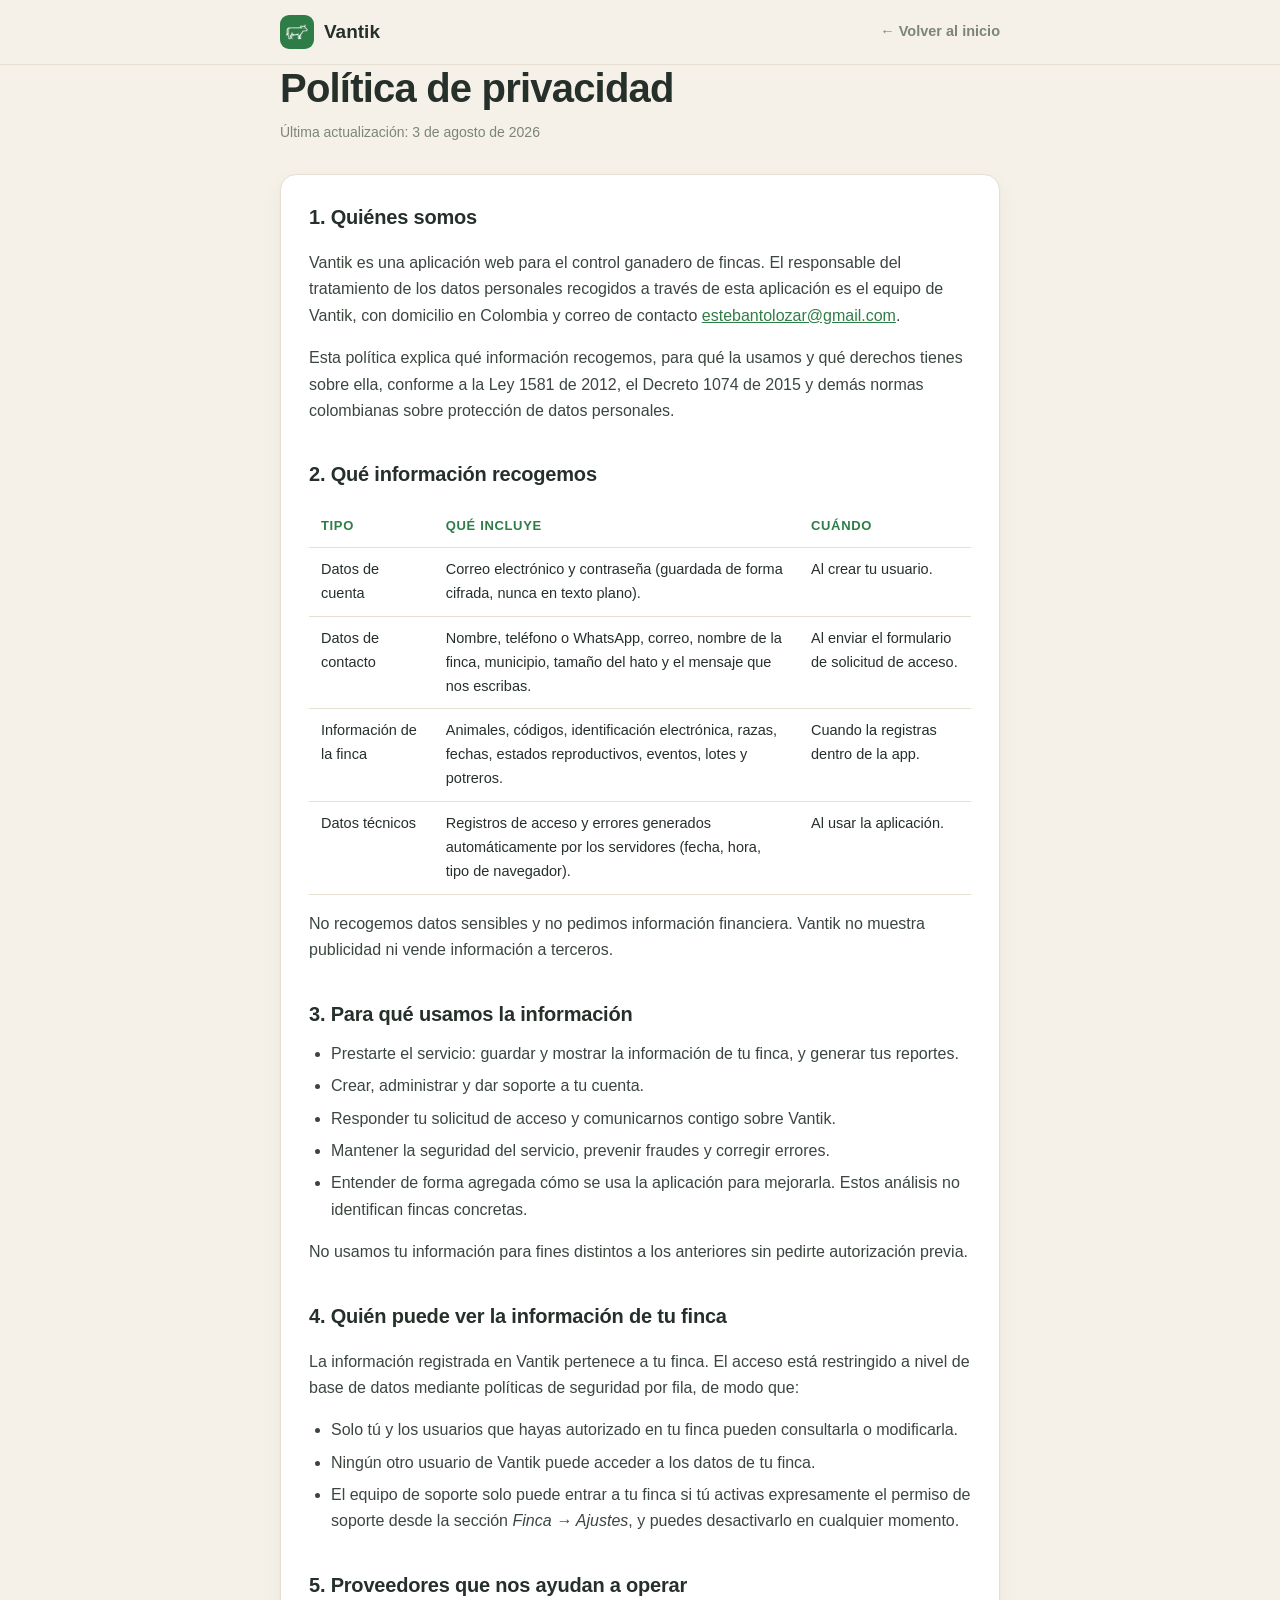
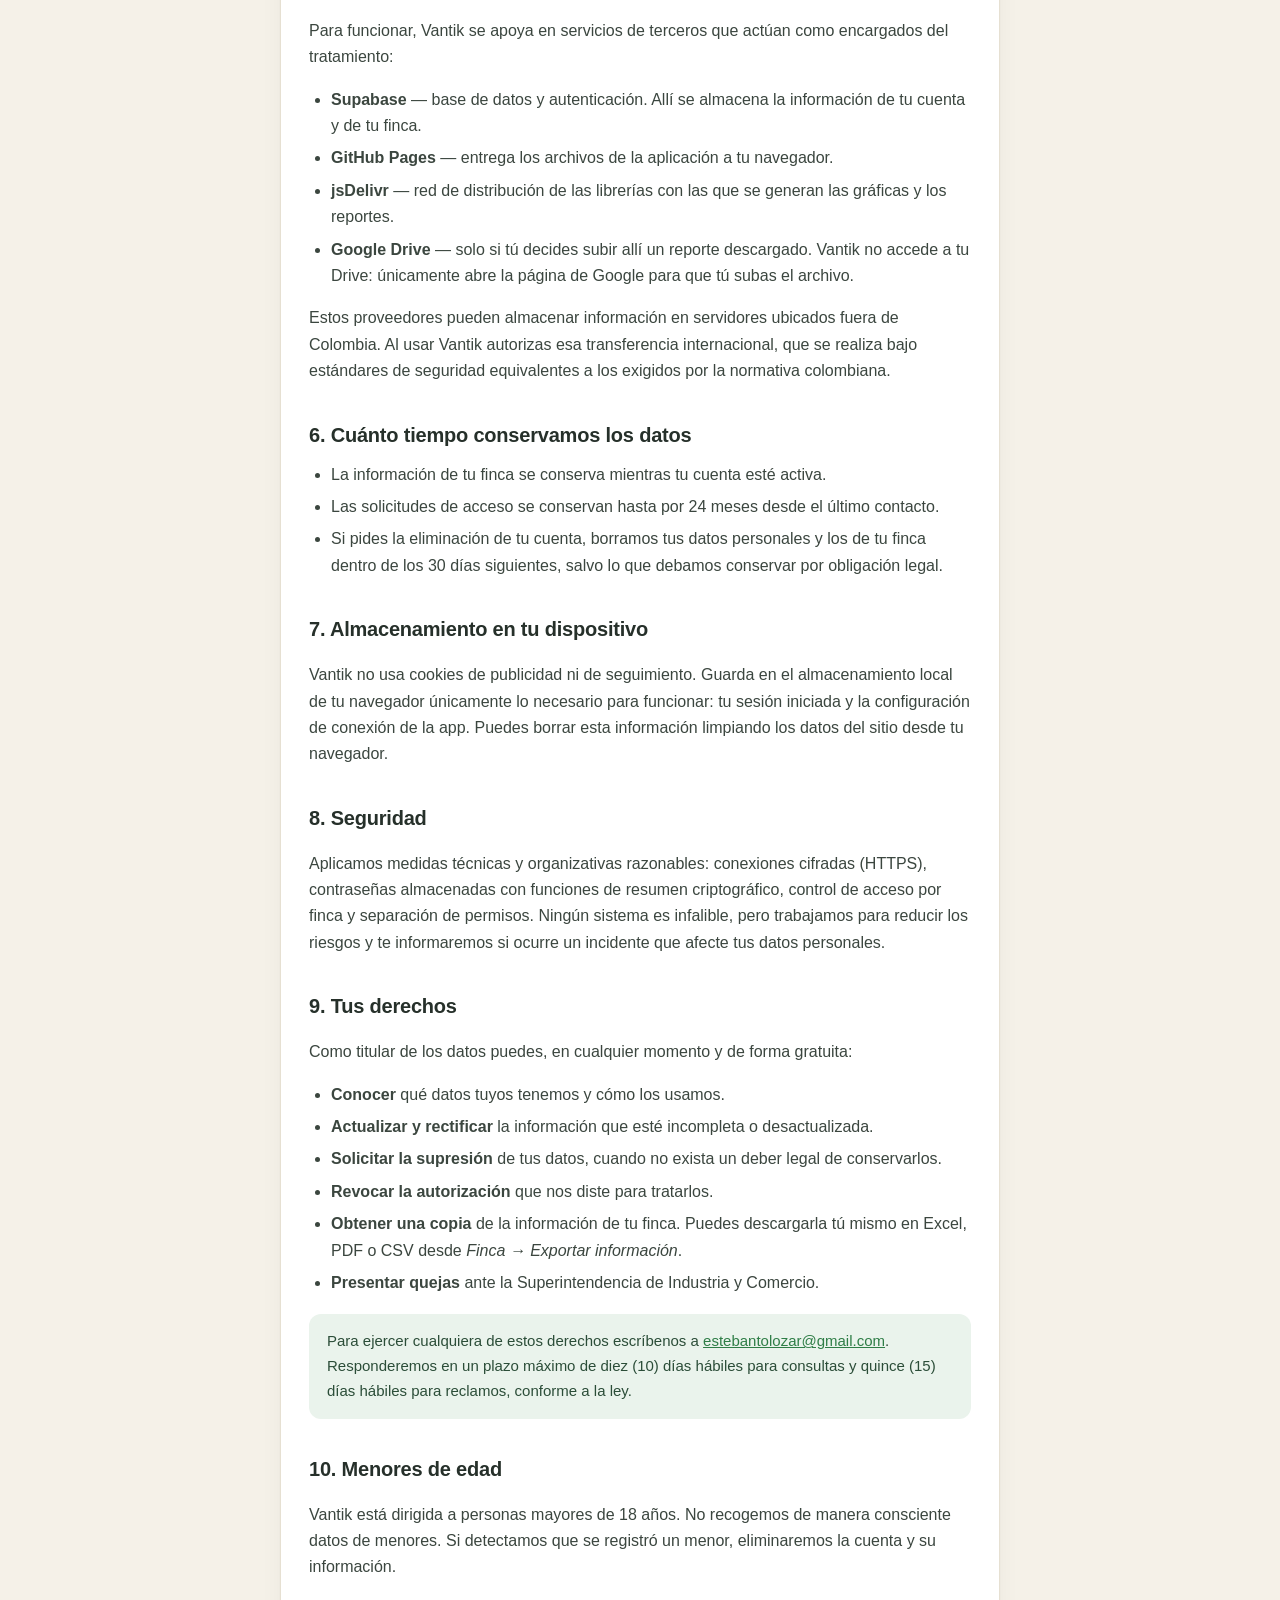
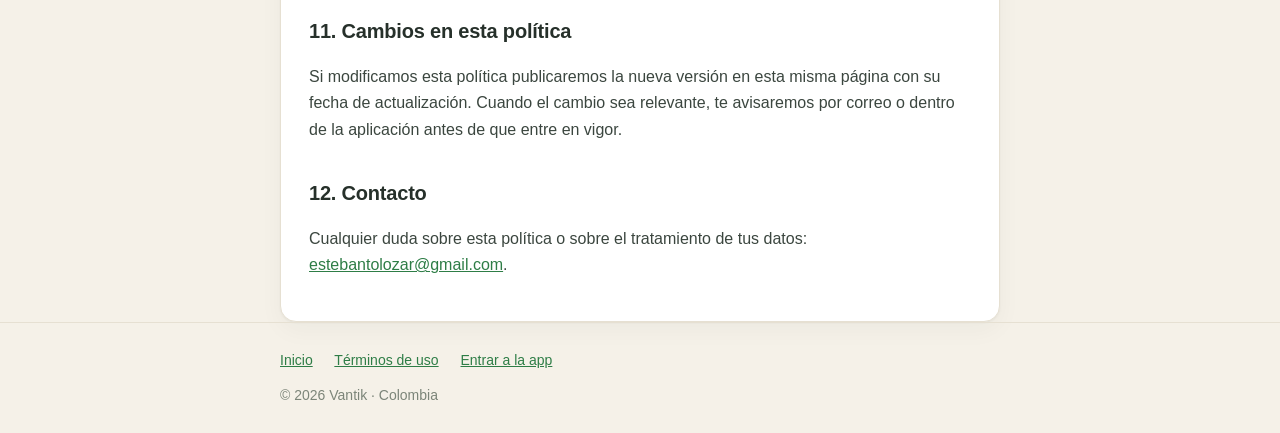
<file: privacidad.html>
<!DOCTYPE html>
<html lang="es">
<head>
<meta charset="utf-8">
<meta name="viewport" content="width=device-width, initial-scale=1, viewport-fit=cover">
<title>Política de privacidad — Vantik</title>
<meta name="description" content="Cómo Vantik trata los datos personales y la información de tu finca.">
<meta name="theme-color" content="#2e7d46">
<link rel="icon" href="icon-192.png">
<style>
  :root{--bg:#f5f1e8;--card:#fff;--ink:#26302a;--muted:#7c8579;--line:#e6e0d2;--brand:#2e7d46;--soft:#eaf3ec}
  *{box-sizing:border-box}
  body{margin:0;font-family:-apple-system,BlinkMacSystemFont,'Segoe UI',Roboto,Helvetica,Arial,sans-serif;
    background:var(--bg);color:var(--ink);font-size:16px;line-height:1.65}
  a{color:var(--brand)}
  .wrap{max-width:760px;margin:0 auto;padding:0 20px}
  header.nav{position:sticky;top:0;z-index:5;background:rgba(245,241,232,.9);
    backdrop-filter:blur(12px);border-bottom:1px solid var(--line)}
  .nav-in{display:flex;align-items:center;justify-content:space-between;height:64px}
  .brand{display:flex;align-items:center;gap:10px;font-weight:800;font-size:19px;color:var(--ink);text-decoration:none}
  .brand img{width:34px;height:34px;border-radius:9px}
  .back{color:var(--muted);font-weight:600;font-size:14.5px;text-decoration:none}
  .back:hover{color:var(--ink)}
  main{padding:46px 0 72px}
  h1{font-size:clamp(28px,4.6vw,40px);line-height:1.15;letter-spacing:-.02em;margin:0;font-weight:800}
  .meta{color:var(--muted);font-size:14px;margin-top:10px}
  .card{background:var(--card);border:1px solid var(--line);border-radius:16px;padding:26px 28px;margin-top:30px;
    box-shadow:0 1px 2px rgba(38,48,42,.05),0 8px 24px rgba(38,48,42,.04)}
  h2{font-size:20px;font-weight:800;letter-spacing:-.01em;margin:34px 0 10px}
  h2:first-child{margin-top:0}
  p,li{color:#3b463f}
  ul{padding-left:22px;margin:10px 0}
  li{margin:6px 0}
  .tip{background:var(--soft);border-radius:12px;padding:15px 18px;margin:18px 0;font-size:15px;color:#2b4d38}
  table{width:100%;border-collapse:collapse;margin:14px 0;font-size:14.5px}
  th,td{text-align:left;padding:10px 12px;border-bottom:1px solid var(--line);vertical-align:top}
  th{color:var(--brand);font-size:13px;text-transform:uppercase;letter-spacing:.05em}
  footer{border-top:1px solid var(--line);padding:26px 0;color:var(--muted);font-size:14px}
  footer a{margin-right:18px}
</style>
</head>
<body>
<header class="nav">
  <div class="wrap nav-in">
    <a class="brand" href="index.html"><img src="icon-192.png" alt=""><span>Vantik</span></a>
    <a class="back" href="index.html">← Volver al inicio</a>
  </div>
</header>

<main class="wrap">
  <h1>Política de privacidad</h1>
  <p class="meta">Última actualización: 3 de agosto de 2026</p>

  <div class="card">
    <h2>1. Quiénes somos</h2>
    <p>Vantik es una aplicación web para el control ganadero de fincas. El responsable del tratamiento de los datos
      personales recogidos a través de esta aplicación es el equipo de Vantik, con domicilio en Colombia y correo de
      contacto <a href="mailto:estebantolozar@gmail.com">estebantolozar@gmail.com</a>.</p>
    <p>Esta política explica qué información recogemos, para qué la usamos y qué derechos tienes sobre ella,
      conforme a la Ley 1581 de 2012, el Decreto 1074 de 2015 y demás normas colombianas sobre protección de datos personales.</p>

    <h2>2. Qué información recogemos</h2>
    <table>
      <tr><th>Tipo</th><th>Qué incluye</th><th>Cuándo</th></tr>
      <tr>
        <td>Datos de cuenta</td>
        <td>Correo electrónico y contraseña (guardada de forma cifrada, nunca en texto plano).</td>
        <td>Al crear tu usuario.</td>
      </tr>
      <tr>
        <td>Datos de contacto</td>
        <td>Nombre, teléfono o WhatsApp, correo, nombre de la finca, municipio, tamaño del hato y el mensaje que nos escribas.</td>
        <td>Al enviar el formulario de solicitud de acceso.</td>
      </tr>
      <tr>
        <td>Información de la finca</td>
        <td>Animales, códigos, identificación electrónica, razas, fechas, estados reproductivos, eventos, lotes y potreros.</td>
        <td>Cuando la registras dentro de la app.</td>
      </tr>
      <tr>
        <td>Datos técnicos</td>
        <td>Registros de acceso y errores generados automáticamente por los servidores (fecha, hora, tipo de navegador).</td>
        <td>Al usar la aplicación.</td>
      </tr>
    </table>
    <p>No recogemos datos sensibles y no pedimos información financiera. Vantik no muestra publicidad
      ni vende información a terceros.</p>

    <h2>3. Para qué usamos la información</h2>
    <ul>
      <li>Prestarte el servicio: guardar y mostrar la información de tu finca, y generar tus reportes.</li>
      <li>Crear, administrar y dar soporte a tu cuenta.</li>
      <li>Responder tu solicitud de acceso y comunicarnos contigo sobre Vantik.</li>
      <li>Mantener la seguridad del servicio, prevenir fraudes y corregir errores.</li>
      <li>Entender de forma agregada cómo se usa la aplicación para mejorarla. Estos análisis no identifican fincas concretas.</li>
    </ul>
    <p>No usamos tu información para fines distintos a los anteriores sin pedirte autorización previa.</p>

    <h2>4. Quién puede ver la información de tu finca</h2>
    <p>La información registrada en Vantik pertenece a tu finca. El acceso está restringido a nivel de base de datos
      mediante políticas de seguridad por fila, de modo que:</p>
    <ul>
      <li>Solo tú y los usuarios que hayas autorizado en tu finca pueden consultarla o modificarla.</li>
      <li>Ningún otro usuario de Vantik puede acceder a los datos de tu finca.</li>
      <li>El equipo de soporte solo puede entrar a tu finca si tú activas expresamente el permiso de soporte desde
        la sección <em>Finca → Ajustes</em>, y puedes desactivarlo en cualquier momento.</li>
    </ul>

    <h2>5. Proveedores que nos ayudan a operar</h2>
    <p>Para funcionar, Vantik se apoya en servicios de terceros que actúan como encargados del tratamiento:</p>
    <ul>
      <li><b>Supabase</b> — base de datos y autenticación. Allí se almacena la información de tu cuenta y de tu finca.</li>
      <li><b>GitHub Pages</b> — entrega los archivos de la aplicación a tu navegador.</li>
      <li><b>jsDelivr</b> — red de distribución de las librerías con las que se generan las gráficas y los reportes.</li>
      <li><b>Google Drive</b> — solo si tú decides subir allí un reporte descargado. Vantik no accede a tu Drive:
        únicamente abre la página de Google para que tú subas el archivo.</li>
    </ul>
    <p>Estos proveedores pueden almacenar información en servidores ubicados fuera de Colombia. Al usar Vantik
      autorizas esa transferencia internacional, que se realiza bajo estándares de seguridad equivalentes a los exigidos
      por la normativa colombiana.</p>

    <h2>6. Cuánto tiempo conservamos los datos</h2>
    <ul>
      <li>La información de tu finca se conserva mientras tu cuenta esté activa.</li>
      <li>Las solicitudes de acceso se conservan hasta por 24 meses desde el último contacto.</li>
      <li>Si pides la eliminación de tu cuenta, borramos tus datos personales y los de tu finca dentro de los 30 días
        siguientes, salvo lo que debamos conservar por obligación legal.</li>
    </ul>

    <h2>7. Almacenamiento en tu dispositivo</h2>
    <p>Vantik no usa cookies de publicidad ni de seguimiento. Guarda en el almacenamiento local de tu navegador
      únicamente lo necesario para funcionar: tu sesión iniciada y la configuración de conexión de la app.
      Puedes borrar esta información limpiando los datos del sitio desde tu navegador.</p>

    <h2>8. Seguridad</h2>
    <p>Aplicamos medidas técnicas y organizativas razonables: conexiones cifradas (HTTPS), contraseñas almacenadas
      con funciones de resumen criptográfico, control de acceso por finca y separación de permisos. Ningún sistema es
      infalible, pero trabajamos para reducir los riesgos y te informaremos si ocurre un incidente que afecte
      tus datos personales.</p>

    <h2>9. Tus derechos</h2>
    <p>Como titular de los datos puedes, en cualquier momento y de forma gratuita:</p>
    <ul>
      <li><b>Conocer</b> qué datos tuyos tenemos y cómo los usamos.</li>
      <li><b>Actualizar y rectificar</b> la información que esté incompleta o desactualizada.</li>
      <li><b>Solicitar la supresión</b> de tus datos, cuando no exista un deber legal de conservarlos.</li>
      <li><b>Revocar la autorización</b> que nos diste para tratarlos.</li>
      <li><b>Obtener una copia</b> de la información de tu finca. Puedes descargarla tú mismo en Excel, PDF o CSV
        desde <em>Finca → Exportar información</em>.</li>
      <li><b>Presentar quejas</b> ante la Superintendencia de Industria y Comercio.</li>
    </ul>
    <div class="tip">Para ejercer cualquiera de estos derechos escríbenos a
      <a href="mailto:estebantolozar@gmail.com">estebantolozar@gmail.com</a>. Responderemos en un plazo máximo de
      diez (10) días hábiles para consultas y quince (15) días hábiles para reclamos, conforme a la ley.</div>

    <h2>10. Menores de edad</h2>
    <p>Vantik está dirigida a personas mayores de 18 años. No recogemos de manera consciente datos de menores.
      Si detectamos que se registró un menor, eliminaremos la cuenta y su información.</p>

    <h2>11. Cambios en esta política</h2>
    <p>Si modificamos esta política publicaremos la nueva versión en esta misma página con su fecha de actualización.
      Cuando el cambio sea relevante, te avisaremos por correo o dentro de la aplicación antes de que entre en vigor.</p>

    <h2>12. Contacto</h2>
    <p>Cualquier duda sobre esta política o sobre el tratamiento de tus datos:
      <a href="mailto:estebantolozar@gmail.com">estebantolozar@gmail.com</a>.</p>
  </div>
</main>

<footer>
  <div class="wrap">
    <a href="index.html">Inicio</a>
    <a href="terminos.html">Términos de uso</a>
    <a href="app.html">Entrar a la app</a>
    <div style="margin-top:12px">© <span id="y">2026</span> Vantik · Colombia</div>
  </div>
</footer>
<script>document.getElementById('y').textContent=new Date().getFullYear();</script>
</body>
</html>
</file>
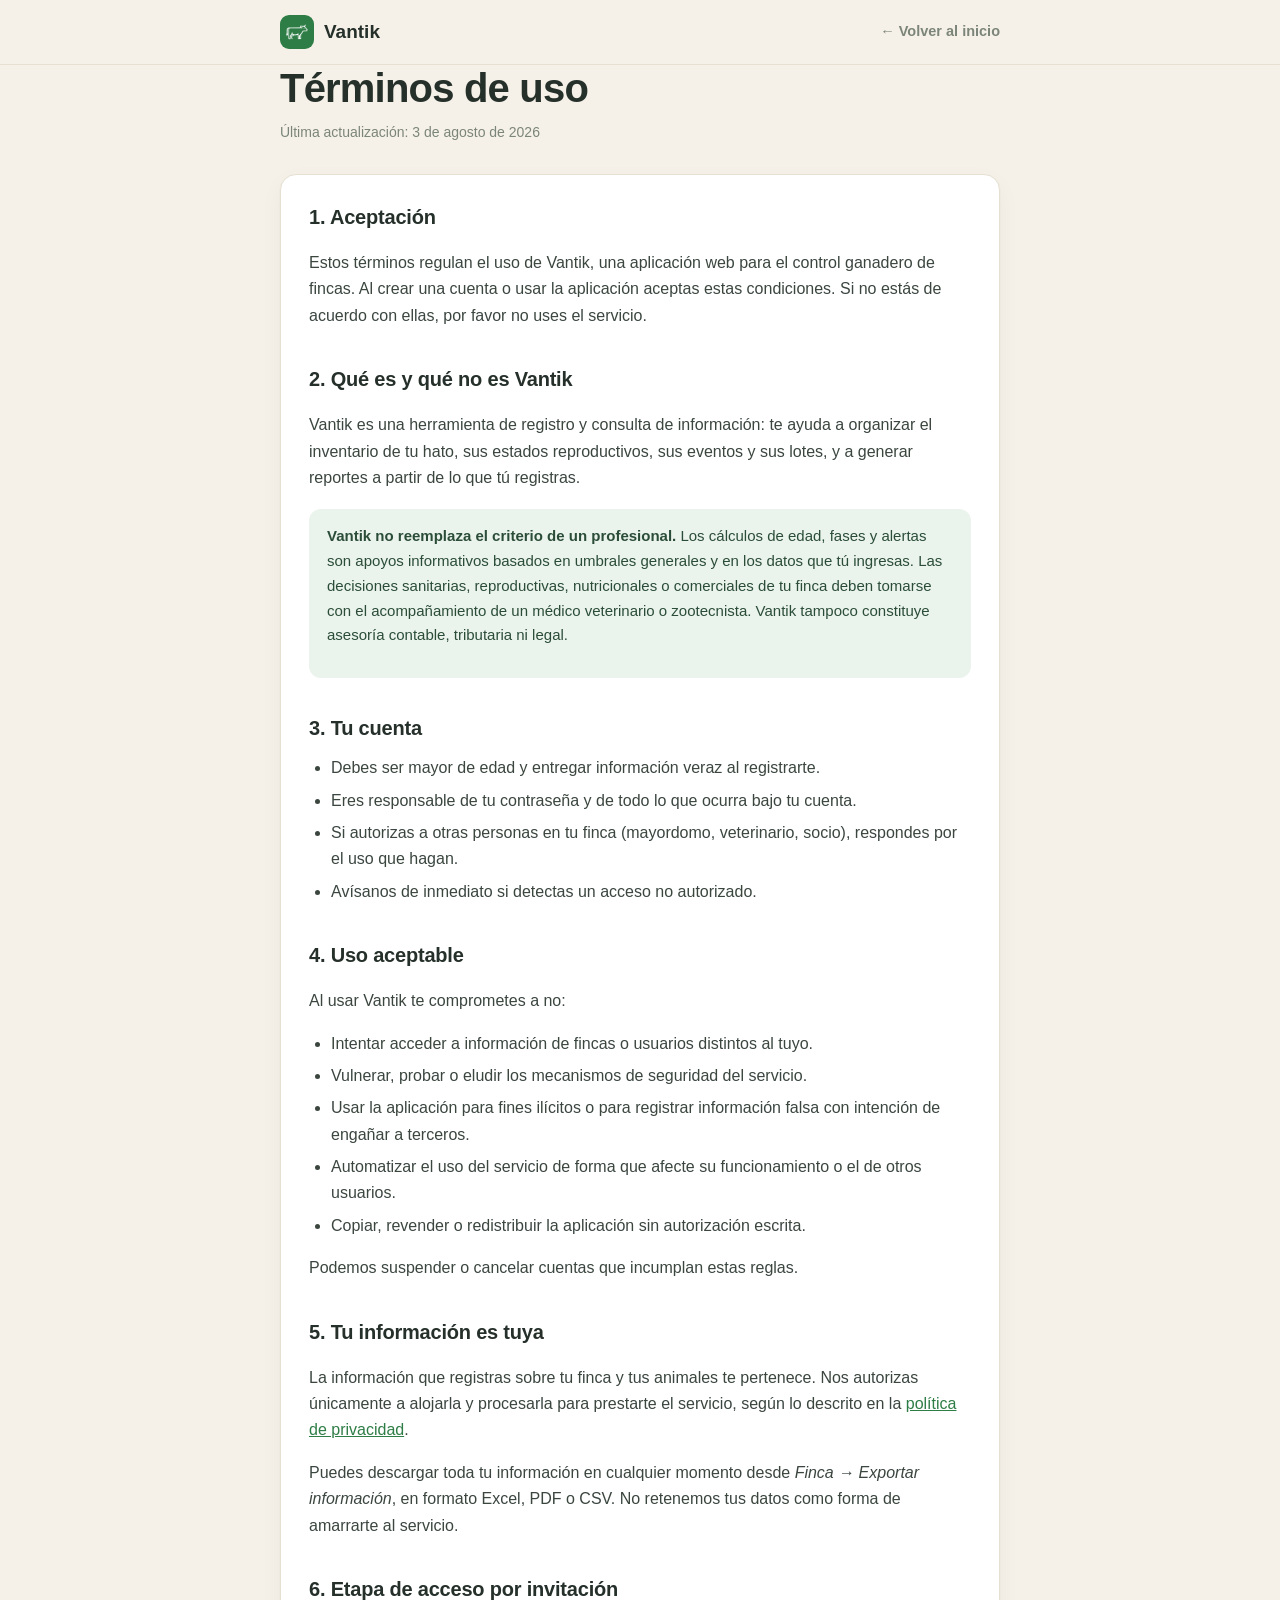
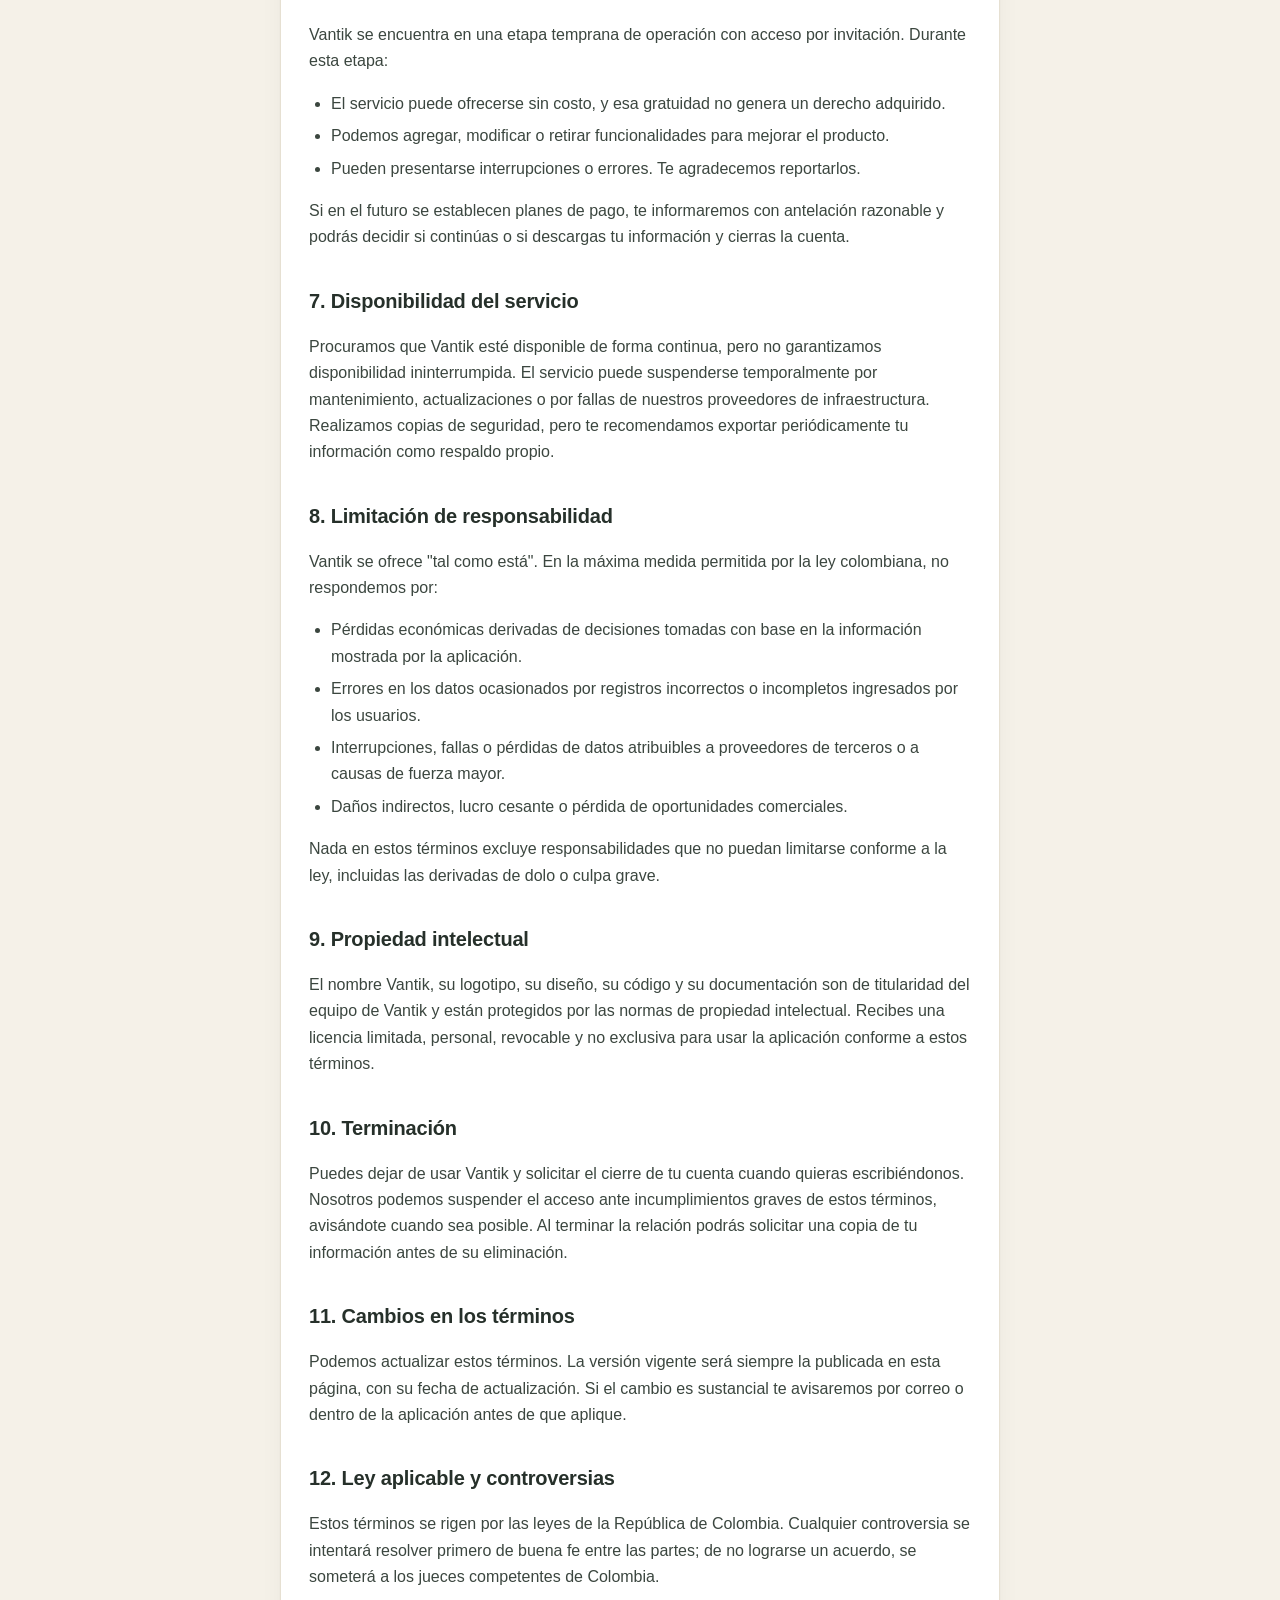
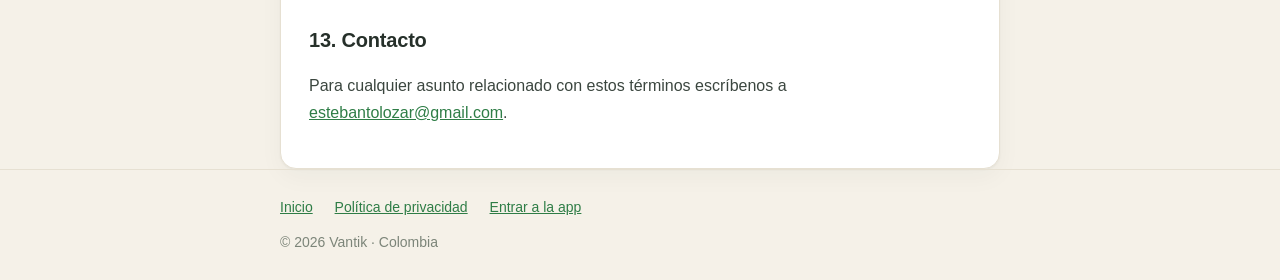
<file: terminos.html>
<!DOCTYPE html>
<html lang="es">
<head>
<meta charset="utf-8">
<meta name="viewport" content="width=device-width, initial-scale=1, viewport-fit=cover">
<title>Términos de uso — Vantik</title>
<meta name="description" content="Condiciones de uso de la aplicación Vantik.">
<meta name="theme-color" content="#2e7d46">
<link rel="icon" href="icon-192.png">
<style>
  :root{--bg:#f5f1e8;--card:#fff;--ink:#26302a;--muted:#7c8579;--line:#e6e0d2;--brand:#2e7d46;--soft:#eaf3ec}
  *{box-sizing:border-box}
  body{margin:0;font-family:-apple-system,BlinkMacSystemFont,'Segoe UI',Roboto,Helvetica,Arial,sans-serif;
    background:var(--bg);color:var(--ink);font-size:16px;line-height:1.65}
  a{color:var(--brand)}
  .wrap{max-width:760px;margin:0 auto;padding:0 20px}
  header.nav{position:sticky;top:0;z-index:5;background:rgba(245,241,232,.9);
    backdrop-filter:blur(12px);border-bottom:1px solid var(--line)}
  .nav-in{display:flex;align-items:center;justify-content:space-between;height:64px}
  .brand{display:flex;align-items:center;gap:10px;font-weight:800;font-size:19px;color:var(--ink);text-decoration:none}
  .brand img{width:34px;height:34px;border-radius:9px}
  .back{color:var(--muted);font-weight:600;font-size:14.5px;text-decoration:none}
  .back:hover{color:var(--ink)}
  main{padding:46px 0 72px}
  h1{font-size:clamp(28px,4.6vw,40px);line-height:1.15;letter-spacing:-.02em;margin:0;font-weight:800}
  .meta{color:var(--muted);font-size:14px;margin-top:10px}
  .card{background:var(--card);border:1px solid var(--line);border-radius:16px;padding:26px 28px;margin-top:30px;
    box-shadow:0 1px 2px rgba(38,48,42,.05),0 8px 24px rgba(38,48,42,.04)}
  h2{font-size:20px;font-weight:800;letter-spacing:-.01em;margin:34px 0 10px}
  h2:first-child{margin-top:0}
  p,li{color:#3b463f}
  ul{padding-left:22px;margin:10px 0}
  li{margin:6px 0}
  .tip{background:var(--soft);border-radius:12px;padding:15px 18px;margin:18px 0;font-size:15px;color:#2b4d38}
  footer{border-top:1px solid var(--line);padding:26px 0;color:var(--muted);font-size:14px}
  footer a{margin-right:18px}
</style>
</head>
<body>
<header class="nav">
  <div class="wrap nav-in">
    <a class="brand" href="index.html"><img src="icon-192.png" alt=""><span>Vantik</span></a>
    <a class="back" href="index.html">← Volver al inicio</a>
  </div>
</header>

<main class="wrap">
  <h1>Términos de uso</h1>
  <p class="meta">Última actualización: 3 de agosto de 2026</p>

  <div class="card">
    <h2>1. Aceptación</h2>
    <p>Estos términos regulan el uso de Vantik, una aplicación web para el control ganadero de fincas.
      Al crear una cuenta o usar la aplicación aceptas estas condiciones. Si no estás de acuerdo con ellas,
      por favor no uses el servicio.</p>

    <h2>2. Qué es y qué no es Vantik</h2>
    <p>Vantik es una herramienta de registro y consulta de información: te ayuda a organizar el inventario de tu hato,
      sus estados reproductivos, sus eventos y sus lotes, y a generar reportes a partir de lo que tú registras.</p>
    <div class="tip"><b>Vantik no reemplaza el criterio de un profesional.</b> Los cálculos de edad, fases y alertas son
      apoyos informativos basados en umbrales generales y en los datos que tú ingresas. Las decisiones sanitarias,
      reproductivas, nutricionales o comerciales de tu finca deben tomarse con el acompañamiento de un médico veterinario
      o zootecnista. Vantik tampoco constituye asesoría contable, tributaria ni legal.</p></div>

    <h2>3. Tu cuenta</h2>
    <ul>
      <li>Debes ser mayor de edad y entregar información veraz al registrarte.</li>
      <li>Eres responsable de tu contraseña y de todo lo que ocurra bajo tu cuenta.</li>
      <li>Si autorizas a otras personas en tu finca (mayordomo, veterinario, socio), respondes por el uso que hagan.</li>
      <li>Avísanos de inmediato si detectas un acceso no autorizado.</li>
    </ul>

    <h2>4. Uso aceptable</h2>
    <p>Al usar Vantik te comprometes a no:</p>
    <ul>
      <li>Intentar acceder a información de fincas o usuarios distintos al tuyo.</li>
      <li>Vulnerar, probar o eludir los mecanismos de seguridad del servicio.</li>
      <li>Usar la aplicación para fines ilícitos o para registrar información falsa con intención de engañar a terceros.</li>
      <li>Automatizar el uso del servicio de forma que afecte su funcionamiento o el de otros usuarios.</li>
      <li>Copiar, revender o redistribuir la aplicación sin autorización escrita.</li>
    </ul>
    <p>Podemos suspender o cancelar cuentas que incumplan estas reglas.</p>

    <h2>5. Tu información es tuya</h2>
    <p>La información que registras sobre tu finca y tus animales te pertenece. Nos autorizas únicamente a alojarla y
      procesarla para prestarte el servicio, según lo descrito en la
      <a href="privacidad.html">política de privacidad</a>.</p>
    <p>Puedes descargar toda tu información en cualquier momento desde <em>Finca → Exportar información</em>,
      en formato Excel, PDF o CSV. No retenemos tus datos como forma de amarrarte al servicio.</p>

    <h2>6. Etapa de acceso por invitación</h2>
    <p>Vantik se encuentra en una etapa temprana de operación con acceso por invitación. Durante esta etapa:</p>
    <ul>
      <li>El servicio puede ofrecerse sin costo, y esa gratuidad no genera un derecho adquirido.</li>
      <li>Podemos agregar, modificar o retirar funcionalidades para mejorar el producto.</li>
      <li>Pueden presentarse interrupciones o errores. Te agradecemos reportarlos.</li>
    </ul>
    <p>Si en el futuro se establecen planes de pago, te informaremos con antelación razonable y podrás decidir si continúas
      o si descargas tu información y cierras la cuenta.</p>

    <h2>7. Disponibilidad del servicio</h2>
    <p>Procuramos que Vantik esté disponible de forma continua, pero no garantizamos disponibilidad ininterrumpida.
      El servicio puede suspenderse temporalmente por mantenimiento, actualizaciones o por fallas de nuestros
      proveedores de infraestructura. Realizamos copias de seguridad, pero te recomendamos exportar periódicamente
      tu información como respaldo propio.</p>

    <h2>8. Limitación de responsabilidad</h2>
    <p>Vantik se ofrece "tal como está". En la máxima medida permitida por la ley colombiana, no respondemos por:</p>
    <ul>
      <li>Pérdidas económicas derivadas de decisiones tomadas con base en la información mostrada por la aplicación.</li>
      <li>Errores en los datos ocasionados por registros incorrectos o incompletos ingresados por los usuarios.</li>
      <li>Interrupciones, fallas o pérdidas de datos atribuibles a proveedores de terceros o a causas de fuerza mayor.</li>
      <li>Daños indirectos, lucro cesante o pérdida de oportunidades comerciales.</li>
    </ul>
    <p>Nada en estos términos excluye responsabilidades que no puedan limitarse conforme a la ley,
      incluidas las derivadas de dolo o culpa grave.</p>

    <h2>9. Propiedad intelectual</h2>
    <p>El nombre Vantik, su logotipo, su diseño, su código y su documentación son de titularidad del equipo de Vantik
      y están protegidos por las normas de propiedad intelectual. Recibes una licencia limitada, personal, revocable
      y no exclusiva para usar la aplicación conforme a estos términos.</p>

    <h2>10. Terminación</h2>
    <p>Puedes dejar de usar Vantik y solicitar el cierre de tu cuenta cuando quieras escribiéndonos.
      Nosotros podemos suspender el acceso ante incumplimientos graves de estos términos, avisándote cuando sea posible.
      Al terminar la relación podrás solicitar una copia de tu información antes de su eliminación.</p>

    <h2>11. Cambios en los términos</h2>
    <p>Podemos actualizar estos términos. La versión vigente será siempre la publicada en esta página, con su fecha de
      actualización. Si el cambio es sustancial te avisaremos por correo o dentro de la aplicación antes de que aplique.</p>

    <h2>12. Ley aplicable y controversias</h2>
    <p>Estos términos se rigen por las leyes de la República de Colombia. Cualquier controversia se intentará resolver
      primero de buena fe entre las partes; de no lograrse un acuerdo, se someterá a los jueces competentes de Colombia.</p>

    <h2>13. Contacto</h2>
    <p>Para cualquier asunto relacionado con estos términos escríbenos a
      <a href="mailto:estebantolozar@gmail.com">estebantolozar@gmail.com</a>.</p>
  </div>
</main>

<footer>
  <div class="wrap">
    <a href="index.html">Inicio</a>
    <a href="privacidad.html">Política de privacidad</a>
    <a href="app.html">Entrar a la app</a>
    <div style="margin-top:12px">© <span id="y">2026</span> Vantik · Colombia</div>
  </div>
</footer>
<script>document.getElementById('y').textContent=new Date().getFullYear();</script>
</body>
</html>
</file>
